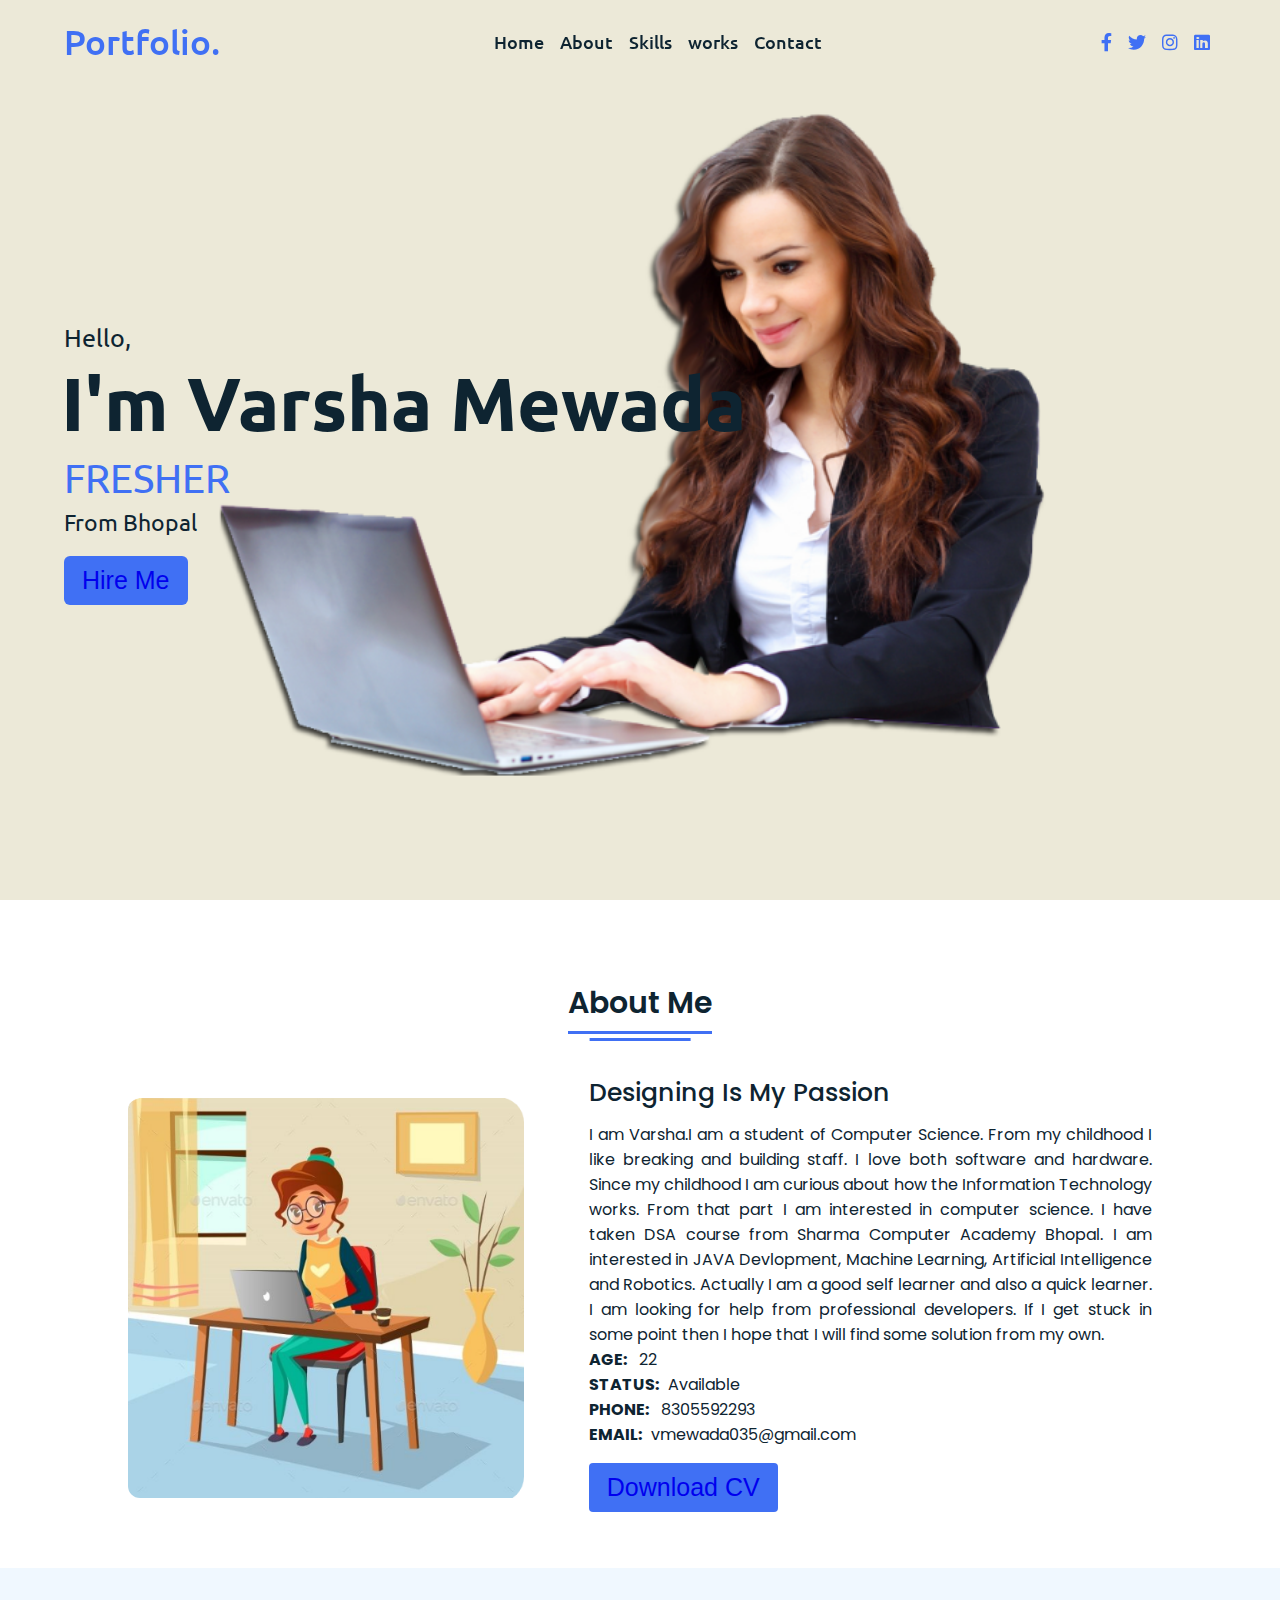
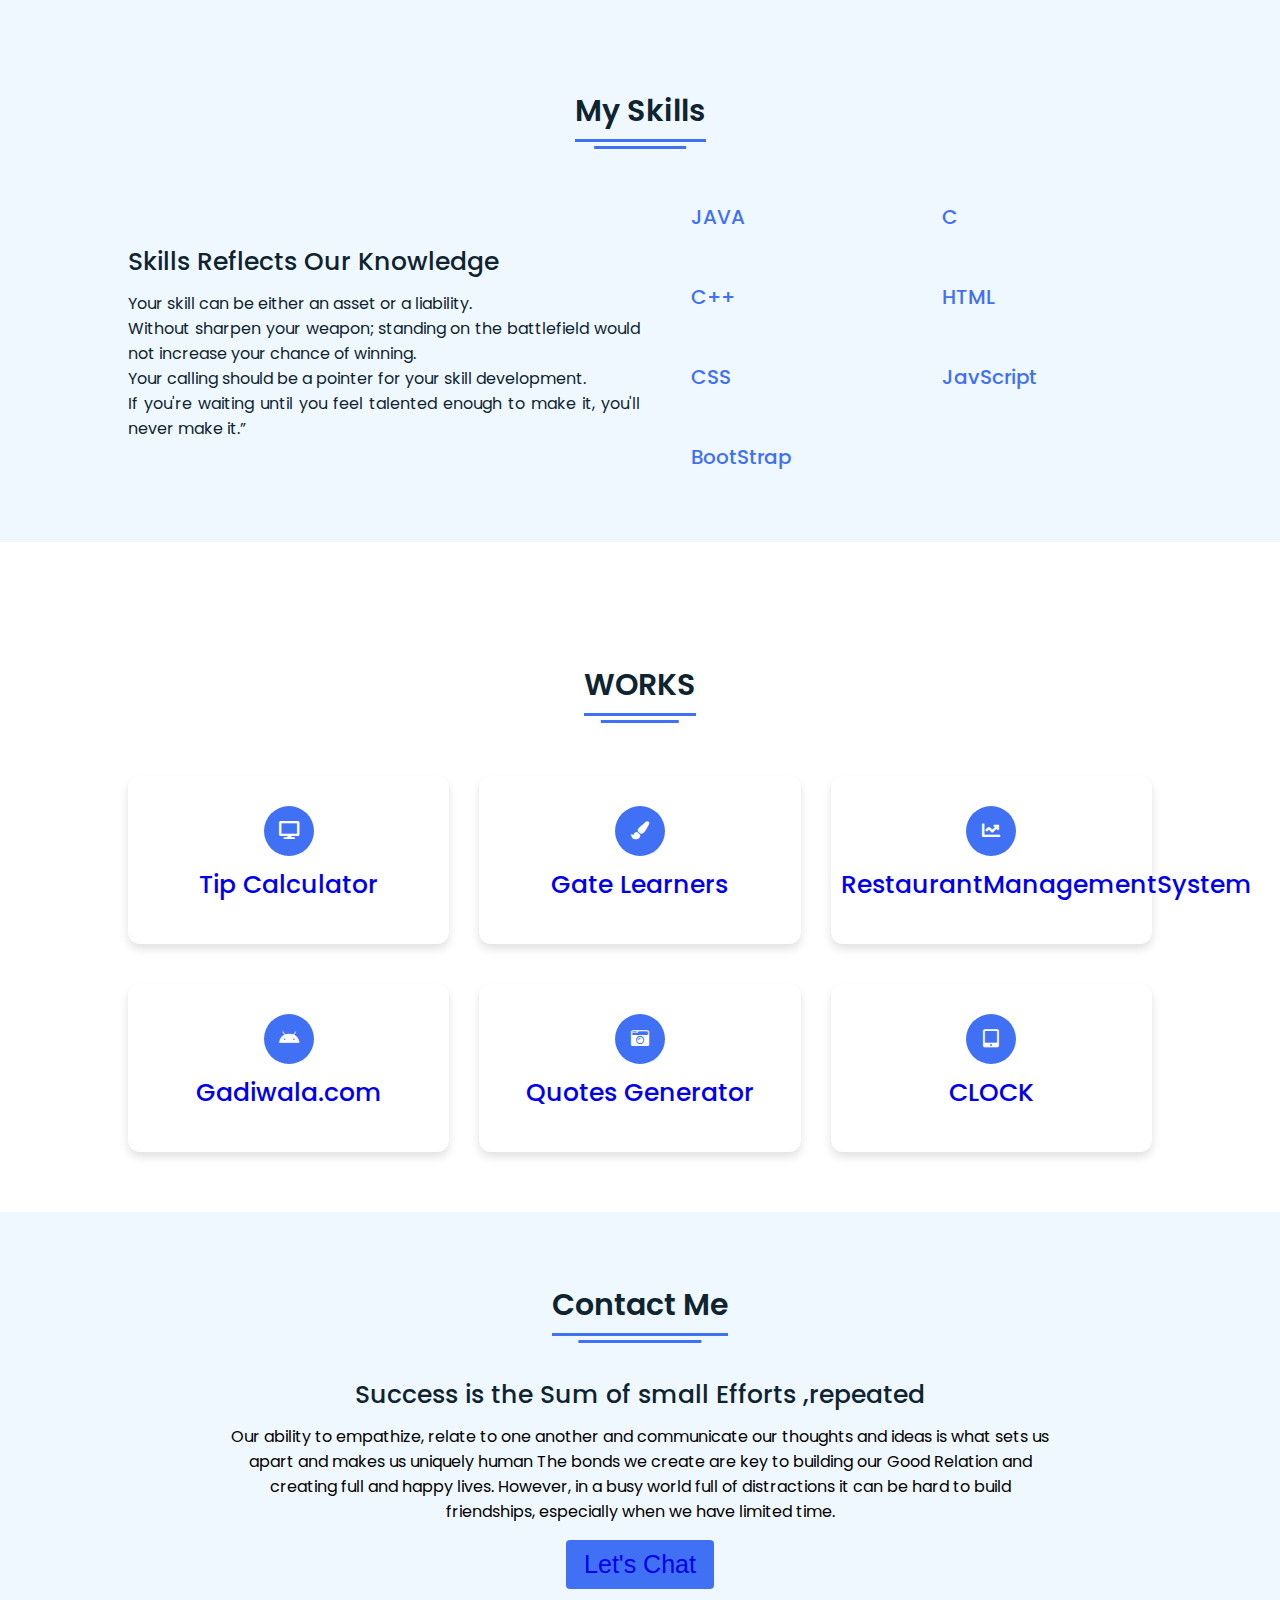
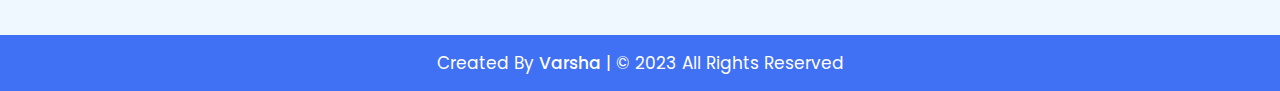
<file: index.html>
<!DOCTYPE html>
<!-- Designined by CodingLab | www.youtube.com/codinglabyt -->
<html lang="en" dir="ltr">
  <head>
    <meta charset="UTF-8">
    <title>Varsha Portfolio</title>
    <link rel="stylesheet" href="style.css">
    <!-- Fontawesome CDN Link -->
    <link rel="stylesheet" href="https://cdnjs.cloudflare.com/ajax/libs/font-awesome/5.15.2/css/all.min.css"/>
     <meta name="viewport" content="width=device-width, initial-scale=1.0">
   </head>
<body>
  <!-- Move to up button -->
  <div class="scroll-button">
    <a href="#home"><i class="fas fa-arrow-up"></i></a>
  </div>
  <!-- navgaition menu -->
  <nav>
    <div class="navbar">
      <div class="logo"><a href="#">Portfolio.</a></div>
      <ul class="menu">
          <li><a href="#home">Home</a></li>
          <li><a href="#about">About</a></li>
          <li><a href="#skills">Skills</a></li>
          <li><a href="#services">works</a></li>
          <li><a href="#contact">Contact</a></li>
          <div class="cancel-btn">
            <i class="fas fa-times"></i>
          </div>
      </ul>
      <div class="media-icons">
        <a href=""><i class="fab fa-facebook-f"></i></a>
        <a href=""><i class="fab fa-twitter"></i></a>
        <a href=""><i class="fab fa-instagram"></i></a>
     <a href="https://www.linkedin.com/in/varsha-mewada-464529204"><i class="fab fa-linkedin"></i></a>
      </div>
    </div>
    <div class="menu-btn">
      <i class="fas fa-bars"></i>
    </div>
  </nav>

<!-- Home Section Start -->
 <section class="home" id="home">
   <div class="home-content">
     <div class="text">
       <div class="text-one">Hello,</div>
       <div class="text-two">I'm Varsha Mewada</div>
       <div class="text-three">FRESHER</div>
       <div class="text-four">From Bhopal</div>
     </div>
     <div class="button">
       <button><a href="https://drive.google.com/file/d/14E186tdtwF06flzHDGrrXHutVeZeewtj/view?usp=sharing">Hire Me</a></button>
     </div>
   </div>
 </section>

<!-- About Section Start -->
<section class="about" id="about">
  <div class="content">
    <div class="title"><span>About Me</span></div>
  <div class="about-details">
    <div class="left">
      <img src="about2.PNG" alt="">
    </div>
    <div class="right">
      <div class="topic">Designing Is My Passion</div>
      <p>I am Varsha.I am a student of Computer Science. From my childhood I like breaking and building staff.
	  I love both software and hardware. Since my childhood I am curious about how the Information Technology works. 
	  From that part I am interested in computer science. I have taken DSA course from Sharma Computer Academy Bhopal.
	 I am interested in JAVA Devlopment, Machine Learning, Artificial Intelligence 
	  and Robotics. Actually I am a good self learner and also a quick learner. I am looking for help from professional developers. 
	  If I get stuck in some point then I hope that I will find some solution from my own.  </p>
	 <div class="left"> <p><strong>AGE: &nbsp; &nbsp;</strong>22</p>
	    <p><strong>STATUS:&nbsp; &nbsp;</strong>Available</p>
		</div>
		<div class="right"> <p><strong>PHONE: &nbsp; &nbsp;</strong>8305592293</p>
	    <p><strong>EMAIL:&nbsp; &nbsp;</strong>vmewada035@gmail.com</p>
		</div>
      <div class="button">
        <button><a href="https://drive.google.com/file/d/14E186tdtwF06flzHDGrrXHutVeZeewtj/view?usp=sharing">Download CV</a></button>
      </div>
    </div>
  </div>
  </div>
</section>

<!-- My Skill Section Start -->
<!-- Section Tag and Other Div will same where we need to put same CSS -->
<section class="skills" id="skills">
 <div class="content">
   <div class="title"><span>My Skills</span></div>
   <div class="skills-details">
     <div class="text">
       <div class="topic">Skills Reflects Our Knowledge</div>
	   <p>Your skill can be either an asset or a liability.</p>
	   <p>Without sharpen your weapon; standing on the battlefield would not increase your chance of winning.</p>
       <p>Your calling should be a pointer for your skill development.<br>If you're waiting until you feel talented enough to make it, you'll never make it.”</p>
       <div class="experience">
         <div class="num"></div>
         <div class="exp"></div>
       </div>
     </div>
     <div class="boxes">
	<div class="box">
         <div class="topic">JAVA</div>
<!--          <div class="per">90%</div> -->
       </div>
	  <div class="box">
         <div class="topic">C </div>
<!--          <div class="per">90%</div> -->
       </div>
	  <div class="box">
         <div class="topic">C++</div>
<!--          <div class="per">90%</div> -->
       </div>
       <div class="box">
         <div class="topic">HTML</div>
<!--          <div class="per">90%</div> -->
       </div>
       <div class="box">
         <div class="topic">CSS</div>
<!--          <div class="per">80%</div> -->
       </div>
       <div class="box">
         <div class="topic">JavScript</div>
<!--          <div class="per">50%</div> -->
       </div>
       <div class="box">
         <div class="topic">BootStrap</div>
<!--          <div class="per">60%</div> -->
       </div>
     </div>
   </div>
 </div>
</section>

<!-- My Services Section Start -->
 <section class="services" id="services">
   <div class="content">
     <div class="title"><span>WORKS</span></div>
     <div class="boxes">
       <div class="box">
	 
         <div class="icon">
		  <i class="fas fa-desktop"></i>
           
       </div>
       <div class="topic"><a href="https://varsha18mewada.github.io/TipCalc/" > Tip Calculator </a></div>
       <p></p>
     </div>
       <div class="box">
         <div class="icon">
           <i class="fas fa-paint-brush"></i>
       </div>
	 <div class="topic"><a href ="https://varsha18mewada.github.io/GateLearners/">Gate Learners</a></div>
       
       <p></p>
     </div>
       <div class="box">
         <div class="icon">
           <i class="fas fa-chart-line"></i>
       </div>
       <div class="topic"><a href="https://github.com/Varsha18Mewada/RestaurantManagementSystem">RestaurantManagementSystem</a></div>
       <p></p>
     </div>
       <div class="box">
         <div class="icon">
           <i class="fab fa-android"></i>
       </div>
       <div class="topic"><a href="https://varsha18mewada.github.io/Gadiwala/index.html">Gadiwala.com</a></div>
       <p></p>
     </div>
       <div class="box">
         <div class="icon">
           <i class="fas fa-camera-retro"></i>
       </div>
       <div class="topic"><a href="https://varsha18mewada.github.io/Quotes/index.html">Quotes Generator</a></div>
       <p></p>
     </div>
       <div class="box">
         <div class="icon">
           <i class="fas fa-tablet-alt"></i>
       </div>
       <div class="topic"><a href ="https://varsha18mewada.github.io/Clock/">CLOCK</a></div>
       <p></p>
     </div>
   </div>
   </div>
 </section>

<!-- Contact Me section Start -->
<section class="contact" id="contact">
  <div class="content">
    <div class="title"><span>Contact Me</span></div>
    <div class="text">
      <div class="topic">Success is the Sum of small Efforts ,repeated </div>
      <p>Our ability to empathize, relate to one another and communicate our thoughts and ideas is what sets us apart and makes us uniquely human
	    The bonds we create are key to building our Good Relation and creating full and happy lives. 
	      However, in a busy world full of distractions it can be hard to build friendships, especially when we have limited time.</p>
      <div class="button">
        <button><a href="myindex.html">Let's Chat</a></button>
      </div>
    </div>
  </div>
</section>


<!-- Footer Section Start -->
<footer>
  <div class="text">
    <span>Created By <a href="#">Varsha</a> | &#169; 2023 All Rights Reserved</span>
  </div>
</footer>

  <script src="script.js"></script>
</body>
</html>
</file>
<file: style.css>
/* Google Font CDN Link */
@import url('https://fonts.googleapis.com/css2?family=Poppins:wght@400;500;600;700&family=Ubuntu:wght@400;500;700&display=swap');
*{
  margin: 0;
  padding: 0;
  box-sizing: border-box;
  text-decoration: none;
  scroll-behavior: smooth;
}

/* Custom Scroll Bar CSS */
::-webkit-scrollbar {
    width: 10px;
}
::-webkit-scrollbar-track {
    background: #f1f1f1;
}
::-webkit-scrollbar-thumb {
    background: #6e93f7;
    border-radius: 12px;
    transition: all 0.3s ease;
}

::-webkit-scrollbar-thumb:hover {
    background: #4070f4;
}
/* navbar styling */
nav{
  position: fixed;
  width: 100%;
  padding: 20px 0;
  z-index: 998;
  transition: all 0.3s ease;
  font-family: 'Ubuntu', sans-serif;
}
nav.sticky{
  background: #4070f4;
  padding: 13px 0;
}
nav .navbar{
  width: 90%;
  display: flex;
  justify-content: space-between;
  align-items: center;
  margin: auto;
}
nav .navbar .logo a{
  font-weight: 500;
  font-size: 35px;
  color: #4070f4;
}
nav.sticky .navbar .logo a{
  color: #fff;
}
nav .navbar .menu{
  display: flex;
  position: relative;
}
nav .navbar .menu li{
  list-style: none;
  margin: 0 8px;
}
.navbar .menu a{
  font-size: 18px;
  font-weight: 500;
  color: #0E2431;
  padding: 6px 0;
  transition: all 0.4s ease;
}
.navbar .menu a:hover{
  color: #4070f4;
}
nav.sticky .menu a{
  color: #FFF;
}
nav.sticky .menu a:hover{
  color: #0E2431;
}
.navbar .media-icons a{
  color: #4070f4;
  font-size: 18px;
  margin: 0 6px;
}
nav.sticky .media-icons a{
  color: #FFF;
}

/* Side Navigation Menu Button CSS */
nav .menu-btn,
.navbar .menu .cancel-btn{
  position: absolute;
  color: #fff;
  right: 30px;
  top: 20px;
  font-size: 20px;
  cursor: pointer;
  transition: all 0.3s ease;
  display: none;
}
nav .menu-btn{
  color: #4070f4;
}
nav.sticky .menu-btn{
  color: #FFF;
}
.navbar .menu .menu-btn{
  color: #fff;
}

/* home section styling */
.home{
  height: 100vh;
  width: 100%;
  background: url("bg1.PNG") no-repeat;
  background-size: cover;
  background-position: center;
  background-attachment: fixed;
  font-family: 'Ubuntu', sans-serif;
}
.home .home-content{
  width: 90%;
  height: 100%;
  margin: auto;
  display: flex;
  flex-direction: column;
  justify-content: center;
}
.home .text-one{
  font-size: 25px;
  color: #0E2431;
}
.home .text-two{
  color: #0E2431;
  font-size: 75px;
  font-weight: 600;
  margin-left: -3px;
}
.home .text-three{
  font-size: 40px;
  margin: 5px 0;
  color: #4070f4;
}
.home .text-four{
  font-size: 23px;
  margin: 5px 0;
  color: #0E2431;
}
.home .button{
  margin: 14px 0;
}
.home .button button{
  outline: none;
  padding: 8px 16px;
  border-radius: 6px;
  font-size: 25px;
  font-weight: 400;
  background: #4070f4;
  color: #fff;
  cursor: pointer;
  border: 2px solid transparent;
  transition: all 0.4s ease;
}
.home .button button:hover{
  border-color: #4070f4;
  background-color: #fff;
  color: #4070f4;
}

/* About Section Styling */
/* Those Elements Where We Have Apply Same CSS,
 I'm Selecting Directly 'Section Tag' and 'Class'  */
section{
  padding-top: 40px;
}
section .content{
  width: 80%;
  margin: 40px auto;
  font-family: 'Poppins', sans-serif;
}
.about .about-details{
  display: flex;
  justify-content: space-between;
  align-items: center;
}
section .title{
  display: flex;
  justify-content: center;
  margin-bottom: 40px;
}
section .title span{
  color: #0E2431;
  font-size: 30px;
  font-weight: 600;
  position: relative;
  padding-bottom: 8px;
}
section .title span::before,
section .title span::after{
  content: '';
  position: absolute;
  height: 3px;
  width: 100%;
  background: #4070f4;
  left: 0;
  bottom: 0;
}
section .title span::after{
  bottom: -7px;
  width: 70%;
  left: 50%;
  transform: translateX(-50%);
}
.about .about-details .left{
  width: 45%;
}
.about .left img{
  height: 400px;
  width: 400px;
  object-fit: cover;
  border-radius: 12px;
}
.about-details .right{
  width: 55%;
}
section  .topic{
  color: #0E2431;
  font-size: 25px;
  font-weight: 500;
  margin-bottom: 10px;
}
.about-details .right p{
  text-align: justify;
  color: #0E2431;
}
section .button{
  margin: 16px 0;
}
section .button button{
  outline: none;
  padding: 8px 16px;
  border-radius: 4px;
  font-size: 25px;
  font-weight: 400;
  background: #4070f4;
  color: #fff;
  border: 2px solid transparent;
  cursor: pointer;
  transition: all 0.4s ease;
}
section .button button:hover{
  border-color: #4070f4;
  background-color: #fff;
  color: #4070f4;
}

 /* My Skills CSS */
 .skills{
   background: #F0F8FF;
 }
 .skills .content{
   padding: 40px 0;
 }
 .skills .skills-details{
   display: flex;
   justify-content: space-between;
   align-items: center;
 }
 .skills-details .text{
   width: 50%;
 }
 .skills-details p{
   color: #0E2431;
   text-align: justify;
 }
.skills .skills-details .experience{
  display: flex;
  align-items: center;
  margin: 0 10px;
}
.skills-details .experience .num{
  color: #0E2431;
  font-size: 80px;
}
.skills-details .experience .exp{
  color: #0E2431;
  margin-left: 20px;
  font-size: 18px;
  font-weight: 500;
  margin: 0 6px;
}
.skills-details .boxes{
  width: 45%;
  display: flex;
  flex-wrap: wrap;
  justify-content: space-between;
}
.skills-details .box{
  width: calc(100% / 2 - 20px);
  margin: 20px 0;
}
.skills-details .boxes .topic{
  font-size: 20px;
  color: #4070f4;
}
.skills-details .boxes .per{
  font-size: 60px;
  color: #4070f4;
}

/* My Services CSS */
.services .boxes{
  display: flex;
  flex-wrap: wrap;
  justify-content: space-between;
}
.services .boxes .box{
  margin: 20px 0;
  width: calc(100% / 3 - 20px);
  text-align: center;
  border-radius: 12px;
  padding: 30px 10px;
  box-shadow: 0 5px 10px rgba(0, 0, 0, 0.12);
  cursor: default;
  transition: all 0.4s ease;
}
.services .boxes .box:hover{
  background: #4070f4;
  color: #fff;
}
.services .boxes .box .icon{
  height: 50px;
  width: 50px;
  background: #4070f4;
  border-radius: 50%;
  text-align: center;
  line-height: 50px;
  font-size: 18px;
  color: #fff;
  margin: 0 auto 10px auto;
  transition: all 0.4s ease;
}
.boxes .box:hover .icon{
  background-color: #fff;
  color: #4070f4;
}
.services .boxes .box:hover .topic,
.services .boxes .box:hover p{
  color: #0E2431;
  transition: all 0.4s ease;
}
.services .boxes .box:hover .topic,
.services .boxes .box:hover p{
  color: #fff;
}
/* Contact Me CSS */
.contact{
  background: #F0F8FF;
}
.contact .content{
  margin: 0 auto;
  padding: 30px 0;
}
.contact .text{
  width: 80%;
  text-align: center;
  margin: auto;
}

/* Footer CSS */
footer{
  background: #4070f4;
  padding: 15px 0;
  text-align: center;
  font-family: 'Poppins', sans-serif;
}
footer .text span{
  font-size: 17px;
  font-weight: 400;
  color: #fff;
}
footer .text span a{
  font-weight: 500;
  color: #FFF;
}
footer .text span a:hover{
  text-decoration: underline;
}
/* Scroll TO Top Button CSS */
.scroll-button a{
  position: fixed;
  bottom: 20px;
  right: 20px;
  color: #fff;
  background: #4070f4;
  padding: 7px 12px;;
  font-size: 18px;
  border-radius: 6px;
  box-shadow: rgba(0, 0, 0, 0.15);
  display: none;
}

/* Responsive Media Query */
@media (max-width: 1190px) {
  section .content{
    width: 85%;
  }
}
@media (max-width: 1000px) {
  .about .about-details{
    justify-content: center;
    flex-direction: column;
  }
  .about .about-details .left{
    display: flex;
    justify-content: center;
    width: 100%;
  }
  .about-details .right{
    width: 90%;
    margin: 40px 0;
  }
  .services .boxes .box{
    margin: 20px 0;
    width: calc(100% / 2 - 20px);
  }
}
@media (max-width: 900px) {
  .about .left img{
    height: 350px;
    width: 350px;
  }
}

@media (max-width: 750px) {
  nav .navbar{
    width: 90%;
  }
  nav .navbar .menu{
    position: fixed;
    left: -100%;
    top: 0;
    background: #0E2431;
    height: 100vh;
    max-width: 400px;
    width: 100%;
    padding-top: 60px;
    flex-direction: column;
    align-items: center;
    transition: all 0.5s ease;
  }
  .navbar.active .menu{
    left: 0;
  }
  nav .navbar .menu a{
    font-size: 23px;
    display: block;
    color: #fff;
    margin: 10px 0;
  }
  nav.sticky .menu a:hover{
    color: #4070f4;
  }
  nav .navbar .media-icons{
    display: none;
  }
  nav .menu-btn,
  .navbar .menu .cancel-btn{
    display: block;
  }
  .home .text-two{
    font-size: 65px;
  }
  .home .text-three{
    font-size: 35px;
  }
  .skills .skills-details{
    align-items: center;
    justify-content: center;
    flex-direction: column;
  }
  .skills-details .text{
    width: 100%;
    margin-bottom: 50px;
  }
  .skills-details .boxes{
    justify-content: center;
    align-items: center;
    width: 100%;
  }
  .services .boxes .box{
    margin: 20px 0;
    width: 100%;
  }
  .contact .text{
    width: 100%;
}
}

@media (max-width: 500px){
  .home .text-two{
    font-size: 55px;
  }
  .home .text-three{
    font-size: 33px;
  }
  .skills-details .boxes .per{
    font-size: 50px;
    color: #4070f4;
  }
}
</file>
